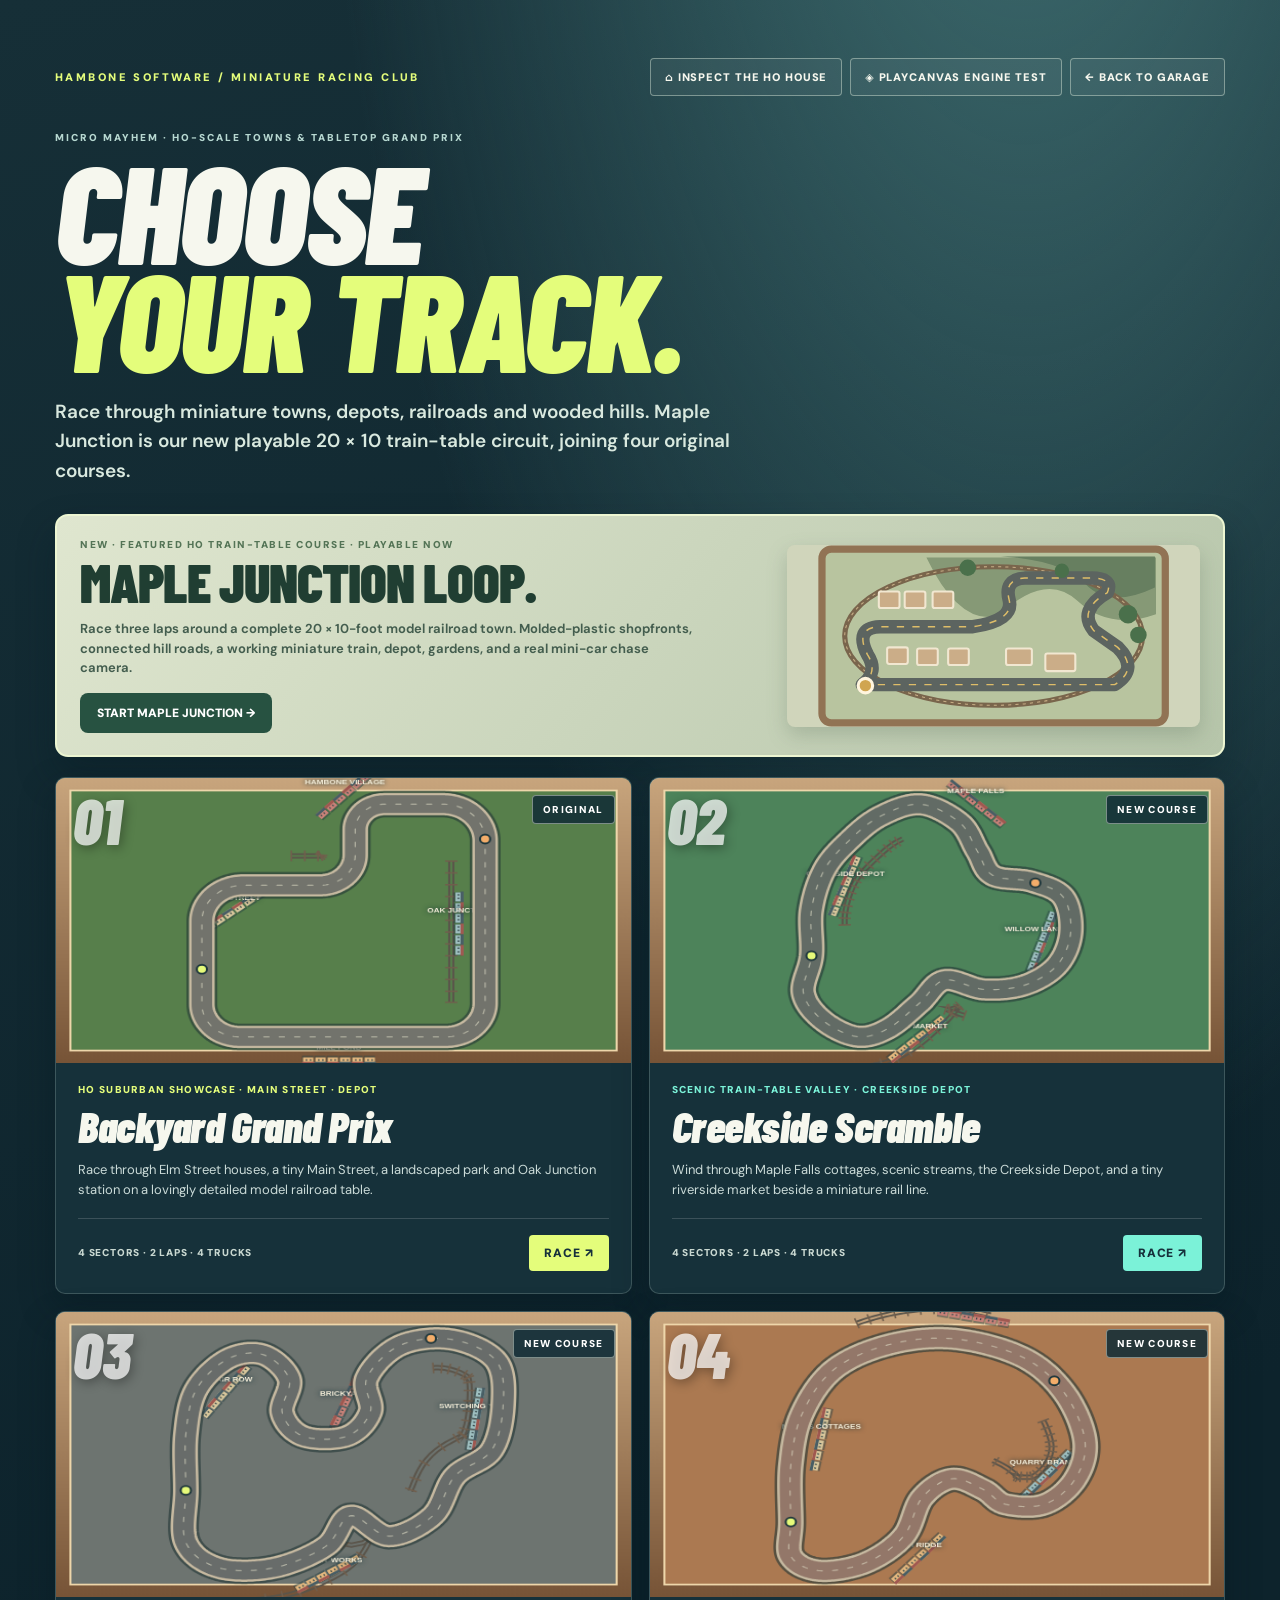
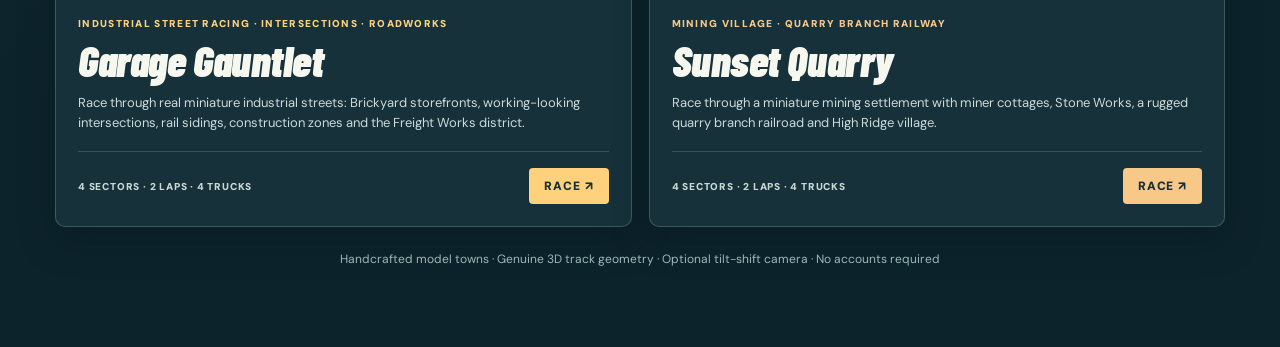
<file: courses.html>
<!doctype html>
<html lang="en">
<head>
<meta charset="utf-8">
<meta name="viewport" content="width=device-width,initial-scale=1,viewport-fit=cover">
<meta name="theme-color" content="#142c34">
<title>Choose a Course — Micro Mayhem</title>
<meta name="description" content="Choose Maple Junction, a playable three-lap HO train-table town course, plus four original miniature RC racing circuits.">
<style>
@import url('https://fonts.googleapis.com/css2?family=Barlow+Condensed:wght@600;700;800;900&family=DM+Sans:wght@400;500;600;700;800&display=swap');
:root{color-scheme:dark;--ink:#132c33;--cream:#f6f7ee;--lime:#e4fd7b;font-family:'DM Sans',system-ui,sans-serif}
*{box-sizing:border-box}html,body{margin:0;min-height:100%;background:#0f2831;color:var(--cream)}body{background:radial-gradient(ellipse at 80% -25%,#447577 0,transparent 49%),linear-gradient(165deg,#162f37,#0d232c 75%);min-height:100vh}a{color:inherit;text-decoration:none;-webkit-tap-highlight-color:transparent}a:focus-visible{outline:3px solid var(--lime);outline-offset:5px}main{max-width:1340px;margin:0 auto;padding:clamp(24px,5vw,58px) clamp(16px,5vw,55px) 80px}
.topline{display:flex;justify-content:space-between;gap:20px;align-items:center;flex-wrap:wrap}
.brand{font-size:11px;letter-spacing:.22em;color:var(--lime);font-weight:900}
.back{border:1px solid #dfecdd70;border-radius:4px;padding:11px 14px;font-size:11px;letter-spacing:.08em;font-weight:900;background:#ffffff0d}
header{margin:35px 0 29px}h1,h2{font-family:'Barlow Condensed',Impact,'Arial Narrow',sans-serif;font-weight:900;font-style:italic}h1{font-size:clamp(70px,10.8vw,140px);line-height:.78;margin:0 0 24px;letter-spacing:-.017em}h1 span{color:var(--lime)}.lede{font-size:clamp(14px,2vw,19px);font-weight:600;max-width:700px;color:#d9e9df;line-height:1.55;margin:0}
.eyebrow{color:#b7d8d1;font-size:10px;letter-spacing:.2em;font-weight:900;margin:0 0 13px}
.grid{display:grid;grid-template-columns:repeat(2,minmax(0,1fr));gap:17px}
.course{display:block;border:1px solid #d1e5dc35;border-radius:10px;background:#16313a;overflow:hidden;position:relative;box-shadow:0 14px 34px #05181e63;transition:transform .16s,border-color .16s,box-shadow .16s}
.course:hover,.course:focus-visible{transform:translateY(-3px);border-color:var(--lime);box-shadow:0 18px 36px #04151a8c}
.art{height:clamp(180px,23vw,285px);position:relative;overflow:hidden;background:linear-gradient(160deg,var(--sky),var(--land) 74%)}
.art:before{content:"";position:absolute;inset:0;background:radial-gradient(ellipse at 70% 87%,#00000026,transparent 60%),repeating-linear-gradient(150deg,#ffffff0a 0 1px,transparent 1px 29px)}
.art:after{content:"";position:absolute;left:-10%;bottom:-40%;width:125%;height:55%;background:var(--land);filter:blur(36px);opacity:.7}
.map{position:absolute;inset:0;width:100%;height:100%;z-index:1;filter:drop-shadow(0 9px 4px #14282c88)}
.number{position:absolute;top:14px;left:17px;z-index:2;font:italic 900 65px/.86 'Barlow Condensed',Impact,sans-serif;color:#ffffffba;text-shadow:2px 3px 12px #0005}
.tag{position:absolute;top:17px;right:16px;z-index:2;background:#122d36df;border:1px solid #f7f9ea72;color:#fff;border-radius:4px;font-size:10px;font-weight:900;padding:7px 10px;letter-spacing:.13em}
.info{padding:20px 22px 22px}.subtitle{font-size:10px;font-weight:900;letter-spacing:.13em;color:var(--accent);margin:0 0 8px;text-transform:uppercase}.name{font-size:clamp(30px,3.4vw,46px);letter-spacing:-.01em;line-height:1;margin:0 0 12px}.description{font-size:13px;line-height:1.55;color:#cbdbd8;min-height:41px;margin:0}.bottom{display:flex;justify-content:space-between;align-items:center;gap:8px;margin-top:17px;border-top:1px solid #ffffff28;padding-top:16px}.stat{font-size:10px;font-weight:900;color:#c9d8d1;letter-spacing:.08em}.action{background:var(--accent);color:#16303b;border-radius:4px;font-size:12px;letter-spacing:.07em;font-weight:900;padding:10px 15px}
.note{font-size:12px;color:#a5c2bf;margin:24px 0 0;text-align:center}
.featured{display:grid;grid-template-columns:minmax(0,1.25fr) minmax(270px,.75fr);
  gap:18px;align-items:center;text-decoration:none;margin-bottom:20px;
  background:linear-gradient(130deg,#dfe6cf,#b6c5aa);
  border:2px solid #edf6d2;border-radius:13px;padding:22px 23px;
  color:#203e32;box-shadow:0 19px 36px #091d2560}
.featured:focus-visible,.featured:hover{outline:3px solid #e4fd7b}
.featured h2{font:900 clamp(36px,4.3vw,58px)/.90 'Barlow Condensed',Impact,sans-serif;
  letter-spacing:-.02em;margin:6px 0 13px}
.featured p{font-size:13px;line-height:1.48;font-weight:650;max-width:620px;
  margin:0;color:#435d4e}
.featured strong{display:inline-block;margin-top:16px;padding:12px 17px;
  font-weight:900;font-size:12px;background:#275241;color:#fff;border-radius:8px}
.featured .mini-eyebrow{font-size:10px;letter-spacing:.15em;font-weight:900;color:#547456}
.featured svg{width:100%;max-height:182px;display:block;border-radius:8px;
  background:#d0d5bb;filter:drop-shadow(0 8px 10px #344c3c35)}
@media(max-width:740px){.featured{grid-template-columns:1fr;padding:17px}.featured svg{max-height:155px}}
@media(max-width:740px){.grid{grid-template-columns:1fr}.art{height:235px}h1{font-size:clamp(70px,16vw,120px)}.info{padding:19px}.name{font-size:36px}.description{min-height:unset}}
@media(prefers-reduced-motion:reduce){.course{transition:none}}
</style>
</head>
<body>
<main>
  <div class="topline"><div class="brand">HAMBONE SOFTWARE / MINIATURE RACING CLUB</div><div style="display:flex;gap:8px;flex-wrap:wrap"><a href="./house-showcase.html" class="back">⌂ INSPECT THE HO HOUSE</a><a href="./playcanvas-house.html" class="back">◈ PLAYCANVAS ENGINE TEST</a><a href="./index.html" class="back">← BACK TO GARAGE</a></div></div>
  <header><div class="eyebrow">MICRO MAYHEM · HO-SCALE TOWNS & TABLETOP GRAND PRIX</div><h1>CHOOSE<br><span>YOUR TRACK.</span></h1><p class="lede">Race through miniature towns, depots, railroads and wooded hills. Maple Junction is our new playable 20 × 10 train-table circuit, joining four original courses.</p></header>
  <a class="featured" href="./maple-junction.html" aria-label="Play Maple Junction Loop, the new miniature train-table course">
    <div>
      <div class="mini-eyebrow">NEW · FEATURED HO TRAIN-TABLE COURSE · PLAYABLE NOW</div>
      <h2>MAPLE JUNCTION LOOP.</h2>
      <p>Race three laps around a complete 20 × 10-foot model railroad town. Molded-plastic shopfronts, connected hill roads, a working miniature train, depot, gardens, and a real mini-car chase camera.</p>
      <strong>START MAPLE JUNCTION →</strong>
    </div>
    <svg viewBox="0 0 340 176" xmlns="http://www.w3.org/2000/svg" aria-hidden="true">
      <rect x="4" y="4" width="332" height="168" rx="9" fill="#b8c49f" stroke="#917354" stroke-width="7"/>
      <path d="M 105 12 H 327 V 67 Q 282 83 251 54 T 174 69 Q 136 77 105 12" fill="#869976"/>
      <path d="M 177 11 H 326 V 41 Q 282 62 259 38 T 177 11" fill="#677f60"/>
      <ellipse cx="170" cy="88" rx="144" ry="67" fill="none" stroke="#79654c" stroke-width="5"/>
      <ellipse cx="170" cy="88" rx="144" ry="67" fill="none" stroke="#c8ae86" stroke-width="1" stroke-dasharray="3 4"/>
      <path d="M 43 135 H 287 Q 311 120 290 99 L 267 83 Q 251 63 280 46 Q 286 31 262 32 H 200 Q 180 33 185 53 T 150 79 H 60 Q 35 80 48 106 Q 59 123 43 135 Z" fill="none" stroke="#5c6460" stroke-width="13" stroke-linecap="round" stroke-linejoin="round"/>
      <path d="M 43 135 H 287 Q 311 120 290 99 L 267 83 Q 251 63 280 46 Q 286 31 262 32 H 200 Q 180 33 185 53 T 150 79 H 60 Q 35 80 48 106 Q 59 123 43 135 Z" fill="none" stroke="#debd68" stroke-width="1.4" stroke-dasharray="7 8"/>
      <g fill="#cbad88" stroke="#f1e7d1" stroke-width="2">
        <rect x="59" y="45" width="20" height="16" rx="2"/>
        <rect x="84" y="45" width="20" height="16" rx="2"/>
        <rect x="111" y="45" width="20" height="16" rx="2"/>
        <rect x="67" y="99" width="20" height="16" rx="2"/>
        <rect x="96" y="100" width="20" height="16" rx="2"/>
        <rect x="126" y="100" width="20" height="16" rx="2"/>
        <rect x="182" y="100" width="25" height="16" rx="2"/>
        <rect x="220" y="105" width="29" height="17" rx="2"/>
      </g>
      <circle cx="46" cy="136" r="7" fill="#d0a551" stroke="#fff5de" stroke-width="3"/>
      <g fill="#4a704b"><circle cx="300" cy="67" r="9"/><circle cx="310" cy="87" r="8"/><circle cx="236" cy="25" r="7"/><circle cx="145" cy="22" r="8"/></g>
    </svg>
  </a>
  <div id="courses" class="grid" aria-label="Available racing courses"></div>
  <p class="note">Handcrafted model towns · Genuine 3D track geometry · Optional tilt-shift camera · No accounts required</p>
  <noscript><p><a href="./quarter-track.html?course=backyard">Backyard Grand Prix</a> · <a href="./quarter-track.html?course=creek">Creekside Scramble</a> · <a href="./quarter-track.html?course=garage">Garage Gauntlet</a> · <a href="./quarter-track.html?course=quarry">Sunset Quarry</a></p></noscript>
</main>
<script type="module" src="./course-picker.js"></script>
</body>
</html>
</file>
